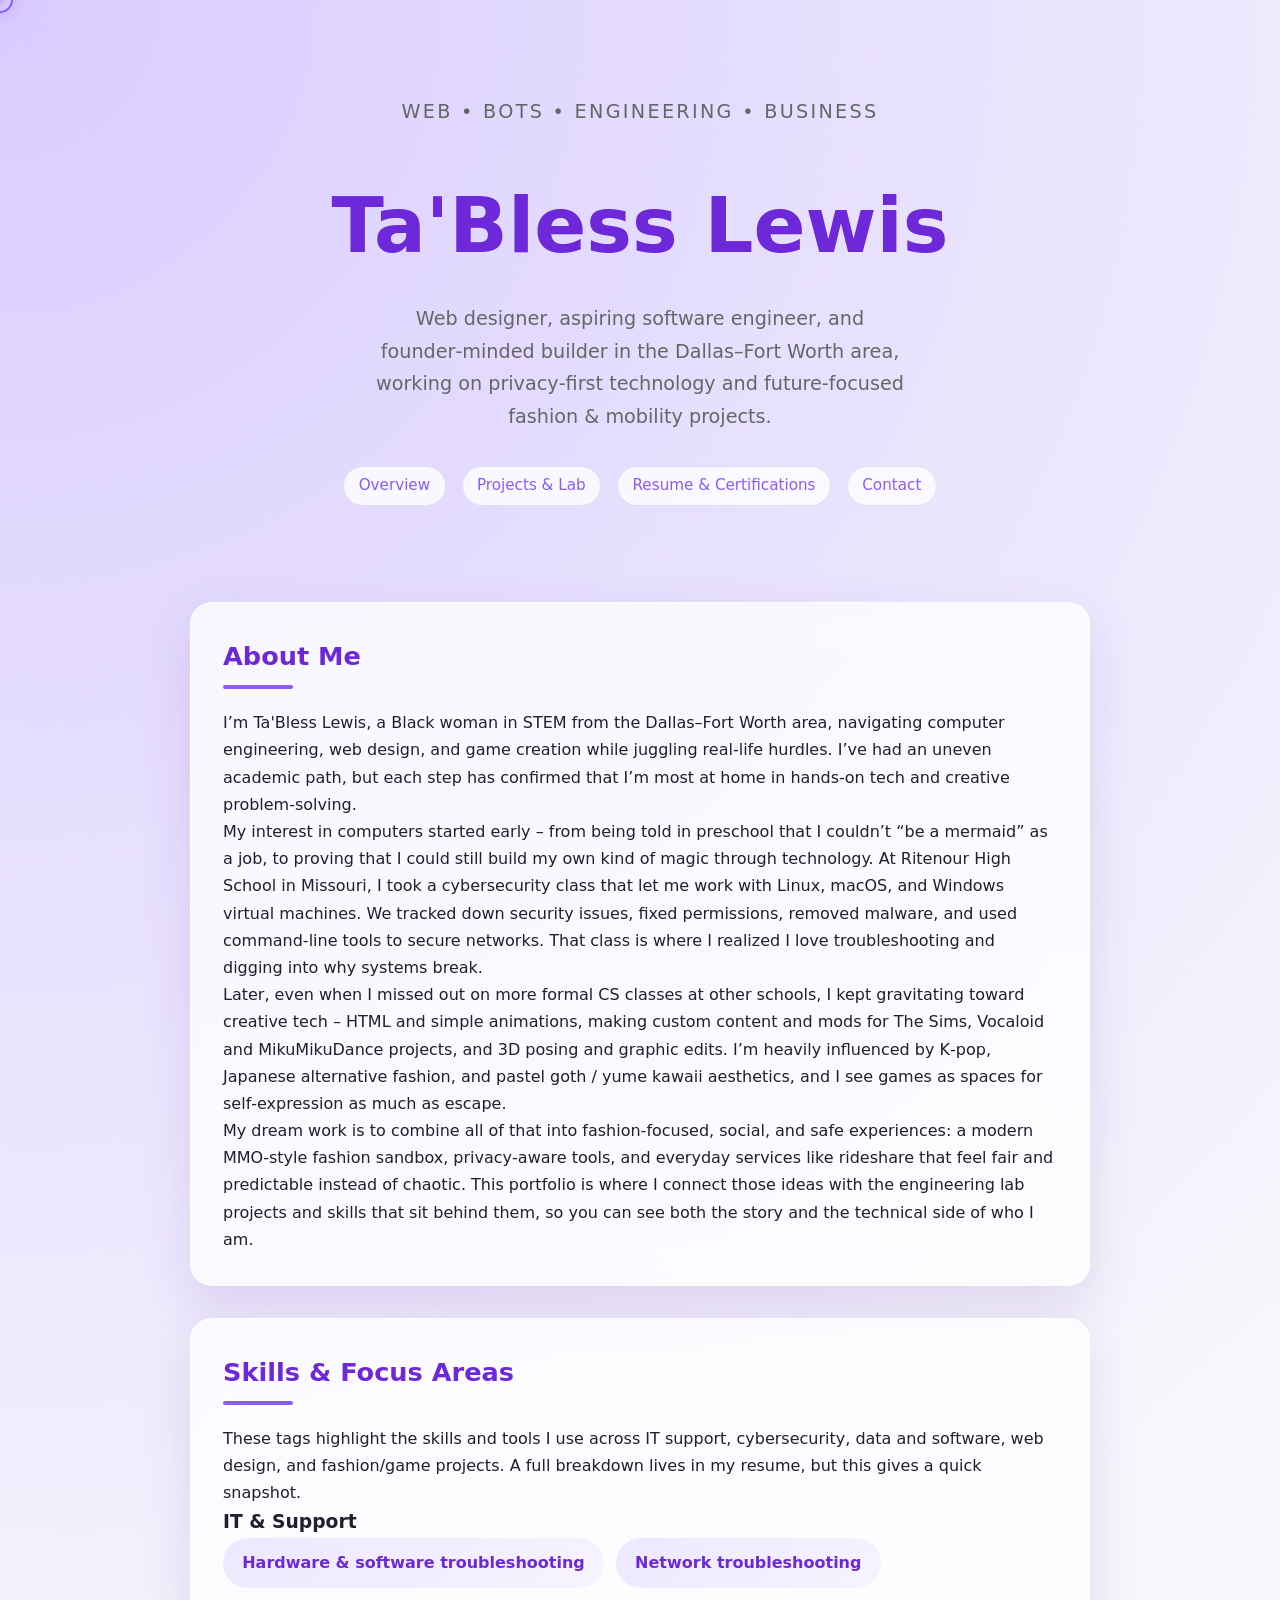
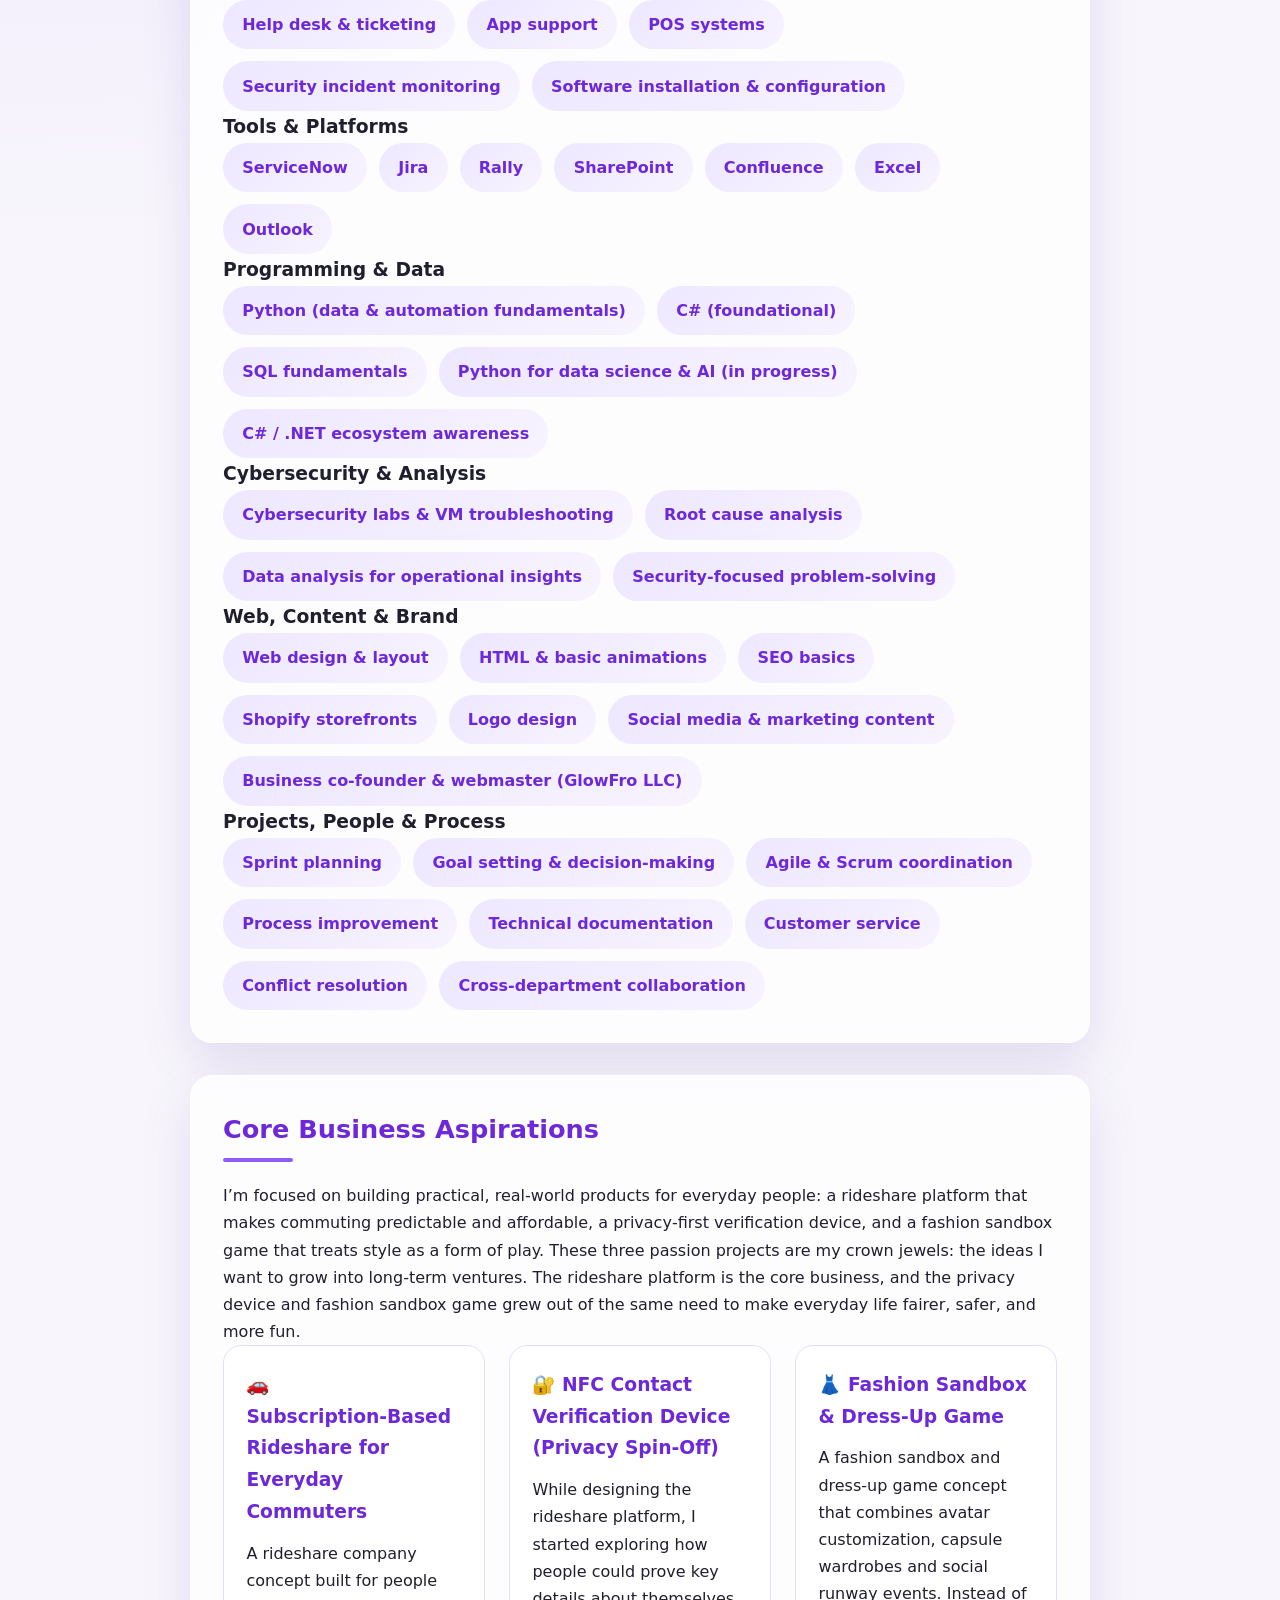
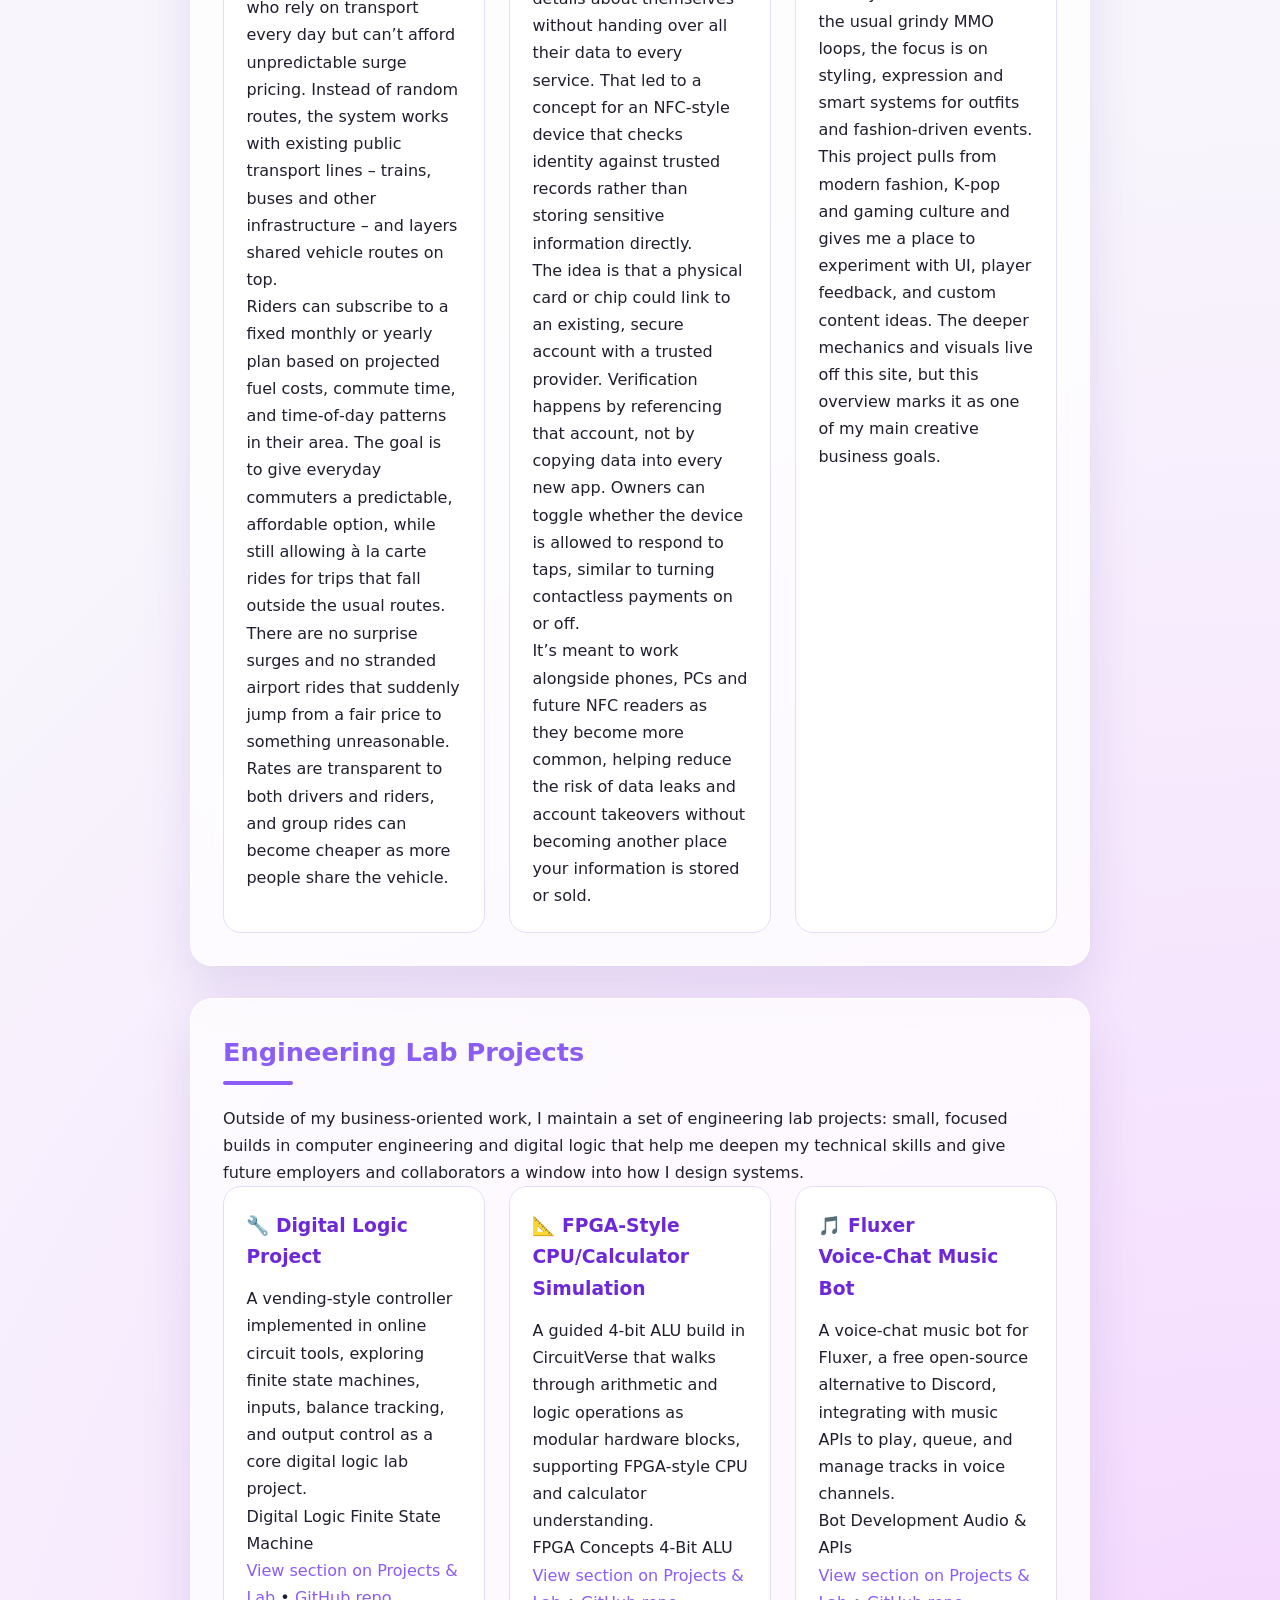
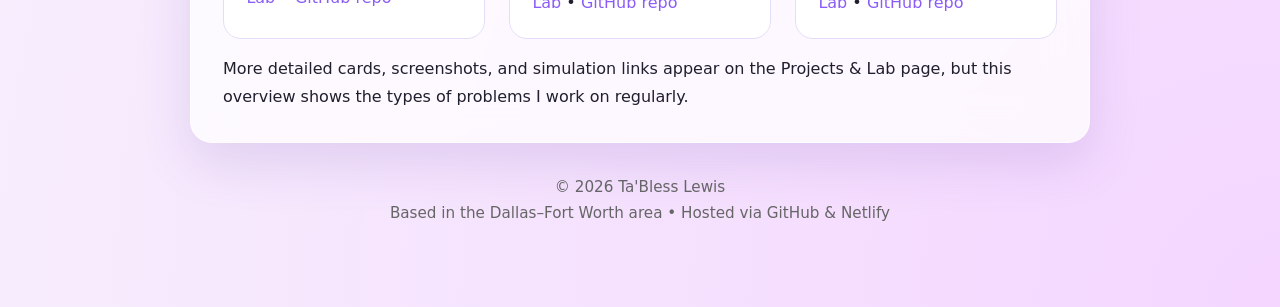
<file: index.html>
<!DOCTYPE html>
<html lang="en">
<head>
  <meta charset="UTF-8">
  <title>Ta'Bless Lewis | Overview</title>
  <meta name="viewport" content="width=device-width, initial-scale=1.0">

  <!-- Font: you can swap this later for something less "template" -->
  <link rel="stylesheet" href="style.css">
  <script src="cursor.js"></script>
</head>
<body>
<div id="magic-cursor"></div>
  <!-- HERO / NAV -->
  <header class="hero">
    <div class="hero-content">
      <p class="eyebrow">WEB • BOTS • ENGINEERING • BUSINESS</p>

      <h1>Ta'Bless Lewis</h1>

      <p class="intro">
        Web designer, aspiring software engineer, and founder‑minded
        builder in the Dallas–Fort Worth area, working on privacy‑first
        technology and future‑focused fashion & mobility projects.
      </p>

      <nav class="nav">
        <a href="index.html">Overview</a>
        <a href="projects.html">Projects & Lab</a>
        <a href="resume.html">Resume & Certifications</a>
        <a href="contact.html">Contact</a>
      </nav>
    </div>
  </header>

  <main>
  <!-- ABOUT ME STORY -->
    <section id="about" class="card">
  <h2>About Me</h2>

  <p>
    I’m Ta'Bless Lewis, a Black woman in STEM from the Dallas–Fort Worth area,
    navigating computer engineering, web design, and game creation while
    juggling real‑life hurdles. I’ve had an uneven academic path, but each
    step has confirmed that I’m most at home in hands‑on tech and creative
    problem‑solving.
  </p>

  <p>
    My interest in computers started early – from being told in preschool
    that I couldn’t “be a mermaid” as a job, to proving that I could still
    build my own kind of magic through technology. At Ritenour High School
    in Missouri, I took a cybersecurity class that let me work with Linux,
    macOS, and Windows virtual machines. We tracked down security issues,
    fixed permissions, removed malware, and used command‑line tools to secure
    networks. That class is where I realized I love troubleshooting and
    digging into why systems break.
  </p>

  <p>
    Later, even when I missed out on more formal CS classes at other schools,
    I kept gravitating toward creative tech – HTML and simple animations,
    making custom content and mods for The Sims, Vocaloid and MikuMikuDance
    projects, and 3D posing and graphic edits. I’m heavily influenced by
    K‑pop, Japanese alternative fashion, and pastel goth / yume kawaii
    aesthetics, and I see games as spaces for self‑expression as much as
    escape.
  </p>

  <p>
    My dream work is to combine all of that into fashion‑focused, social,
    and safe experiences: a modern MMO‑style fashion sandbox, privacy‑aware
    tools, and everyday services like rideshare that feel fair and
    predictable instead of chaotic. This portfolio is where I connect those
    ideas with the engineering lab projects and skills that sit behind them,
    so you can see both the story and the technical side of who I am.
  </p>

  </div>
</section>
  <!-- SKILLS-->
   <section id="skills-overview" class="card">
  <h2>Skills & Focus Areas</h2>
  <p>
    These tags highlight the skills and tools I use across IT support,
    cybersecurity, data and software, web design, and fashion/game projects.
    A full breakdown lives in my resume, but this gives a quick snapshot.
  </p>

  <div class="skills-groups">

    <!-- IT & Support -->
    <h3>IT & Support</h3>
    <ul class="skills-list">
      <li>Hardware & software troubleshooting</li>
      <li>Network troubleshooting</li>
      <li>Help desk & ticketing</li>
      <li>App support</li>
      <li>POS systems</li>
      <li>Security incident monitoring</li>
      <li>Software installation & configuration</li>
    </ul>

    <!-- Tools & Platforms -->
    <h3>Tools & Platforms</h3>
    <ul class="skills-list">
      <li>ServiceNow</li>
      <li>Jira</li>
      <li>Rally</li>
      <li>SharePoint</li>
      <li>Confluence</li>
      <li>Excel</li>
      <li>Outlook</li>
    </ul>

    <!-- Programming & Data -->
    <h3>Programming & Data</h3>
    <ul class="skills-list">
      <li>Python (data & automation fundamentals)</li>
      <li>C# (foundational)</li>
      <li>SQL fundamentals</li>
      <li>Python for data science & AI (in progress)</li>
      <li>C# / .NET ecosystem awareness</li>
    </ul>

    <!-- Cybersecurity & Analysis -->
    <h3>Cybersecurity & Analysis</h3>
    <ul class="skills-list">
      <li>Cybersecurity labs & VM troubleshooting</li>
      <li>Root cause analysis</li>
      <li>Data analysis for operational insights</li>
      <li>Security‑focused problem‑solving</li>
    </ul>

    <!-- Web, Content & Brand -->
    <h3>Web, Content & Brand</h3>
    <ul class="skills-list">
      <li>Web design & layout</li>
      <li>HTML & basic animations</li>
      <li>SEO basics</li>
      <li>Shopify storefronts</li>
      <li>Logo design</li>
      <li>Social media & marketing content</li>
      <li>Business co‑founder & webmaster (GlowFro LLC)</li>
    </ul>

    <!-- Projects, People & Process -->
    <h3>Projects, People & Process</h3>
    <ul class="skills-list">
      <li>Sprint planning</li>
      <li>Goal setting & decision‑making</li>
      <li>Agile & Scrum coordination</li>
      <li>Process improvement</li>
      <li>Technical documentation</li>
      <li>Customer service</li>
      <li>Conflict resolution</li>
      <li>Cross‑department collaboration</li>
    </ul>
  </div>
</section>

    <!-- BUSINESS ASPIRATION / STORY -->
     
    <section id="ventures" class="card">
  <h2>Core Business Aspirations</h2>
  <p>
    I’m focused on building practical, real‑world products for everyday people: a rideshare platform that makes commuting predictable and affordable, a privacy‑first verification device, and a fashion sandbox game that treats style as a form of play.
    These three passion projects are my crown jewels: the ideas I want
    to grow into long‑term ventures. The rideshare platform is the core
    business, and the privacy device and fashion sandbox game grew out
    of the same need to make everyday life fairer, safer, and more fun.
  </p>

  <div class="project-grid">
    <!-- Rideshare platform -->
    <article class="project">
      <h3>🚗 Subscription‑Based Rideshare for Everyday Commuters</h3>
      <p>
        A rideshare company concept built for people who rely on transport
        every day but can’t afford unpredictable surge pricing. Instead of
        random routes, the system works with existing public transport lines
        – trains, buses and other infrastructure – and layers shared vehicle
        routes on top.
      </p>
      <p>
        Riders can subscribe to a fixed monthly or yearly plan based on
        projected fuel costs, commute time, and time‑of‑day patterns in their
        area. The goal is to give everyday commuters a predictable, affordable
        option, while still allowing à la carte rides for trips that fall
        outside the usual routes.
      </p>
      <p>
        There are no surprise surges and no stranded airport rides that
        suddenly jump from a fair price to something unreasonable. Rates are
        transparent to both drivers and riders, and group rides can become
        cheaper as more people share the vehicle.
      </p>
    </article>

    <!-- Privacy / NFC contact verification device (spin‑off from rideshare) -->
    <article class="project">
      <h3>🔐 NFC Contact Verification Device (Privacy Spin‑Off)</h3>
      <p>
        While designing the rideshare platform, I started exploring how
        people could prove key details about themselves without handing
        over all their data to every service. That led to a concept for
        an NFC‑style device that checks identity against trusted records
        rather than storing sensitive information directly.
      </p>
      <p>
        The idea is that a physical card or chip could link to an existing,
        secure account with a trusted provider. Verification happens by
        referencing that account, not by copying data into every new app.
        Owners can toggle whether the device is allowed to respond to taps,
        similar to turning contactless payments on or off.
      </p>
      <p>
        It’s meant to work alongside phones, PCs and future NFC readers
        as they become more common, helping reduce the risk of data
        leaks and account takeovers without becoming another place your
        information is stored or sold.
      </p>
    </article>

    <!-- Dress‑up / fashion sandbox game -->
    <article class="project">
      <h3>👗 Fashion Sandbox & Dress‑Up Game</h3>
      <p>
        A fashion sandbox and dress‑up game concept that combines
        avatar customization, capsule wardrobes and social runway
        events. Instead of the usual grindy MMO loops, the focus is
        on styling, expression and smart systems for outfits and
        fashion‑driven events.
      </p>
      <p>
        This project pulls from modern fashion, K‑pop and gaming culture
        and gives me a place to experiment with UI, player feedback,
        and custom content ideas. The deeper mechanics and visuals
        live off this site, but this overview marks it as one of my
        main creative business goals.
      </p>
    </article>
  </div>
</section>

    <!-- ENGINEERING LAB OVERVIEW (non‑business projects) -->
    <section id="lab-overview" class="card">
      <h2><a href="projects.html">Engineering Lab Projects</a></h2>
      <p>
        Outside of my business‑oriented work, I maintain a set of engineering
        lab projects: small, focused builds in computer engineering and
        digital logic that help me deepen my technical skills and give future
        employers and collaborators a window into how I design systems.
      </p>
      <div class="project-grid">
        <!-- Digital Logic Project -->
        <article class="project">
          <h3>🔧 Digital Logic Project</h3>
          <p>
            A vending‑style controller implemented in online circuit tools,
            exploring finite state machines, inputs, balance tracking, and
            output control as a core digital logic lab project.
          </p>
          <span class="tag">Digital Logic</span>
          <span class="tag">Finite State Machine</span>
          <p>
            <a href="projects.html#digital-logic-project">View section on Projects & Lab</a> •
            <a href="https://github.com/ToniLewis/SmartVend-4-controller" target="_blank">GitHub repo</a>
          </p>
        </article>

        <!-- FPGA-Style CPU/Calculator Simulation -->
        <article class="project">
          <h3>📐 FPGA‑Style CPU/Calculator Simulation</h3>
          <p>
            A guided 4‑bit ALU build in CircuitVerse that walks through
            arithmetic and logic operations as modular hardware blocks,
            supporting FPGA‑style CPU and calculator understanding.
          </p>
          <span class="tag">FPGA Concepts</span>
          <span class="tag">4‑Bit ALU</span>
          <p>
            <a href="projects.html#fpga-style-cpu-calculator-simulation">View section on Projects & Lab</a> •
            <a href="https://github.com/ToniLewis/Interactive-alu-guide" target="_blank">GitHub repo</a>
          </p>
        </article>

        <!-- Fluxer Voice-Chat Music Bot -->
        <article class="project">
          <h3>🎵 Fluxer Voice‑Chat Music Bot</h3>
          <p>
            A voice‑chat music bot for Fluxer, a free open‑source alternative
            to Discord, integrating with music APIs to play, queue, and manage
            tracks in voice channels.
          </p>
          <span class="tag">Bot Development</span>
          <span class="tag">Audio & APIs</span>
          <p>
            <a href="projects.html#web-brand-projects">View section on Projects & Lab</a> •
            <a href="https://github.com/ToniLewis/melodybot" target="_blank">GitHub repo</a>
          </p>
        </article>
      </div>
      <p style="margin-top:1rem;">
        More detailed cards, screenshots, and simulation links appear
        on the Projects & Lab page, but this overview shows the types of
        problems I work on regularly.
      </p>
    </section>

  <footer>
    <p>© 2026 Ta'Bless Lewis</p>
    <p>Based in the Dallas–Fort Worth area • Hosted via GitHub & Netlify</p>
  </footer>
<script src="cursor.js"></script>
</body>
</html>
</file>
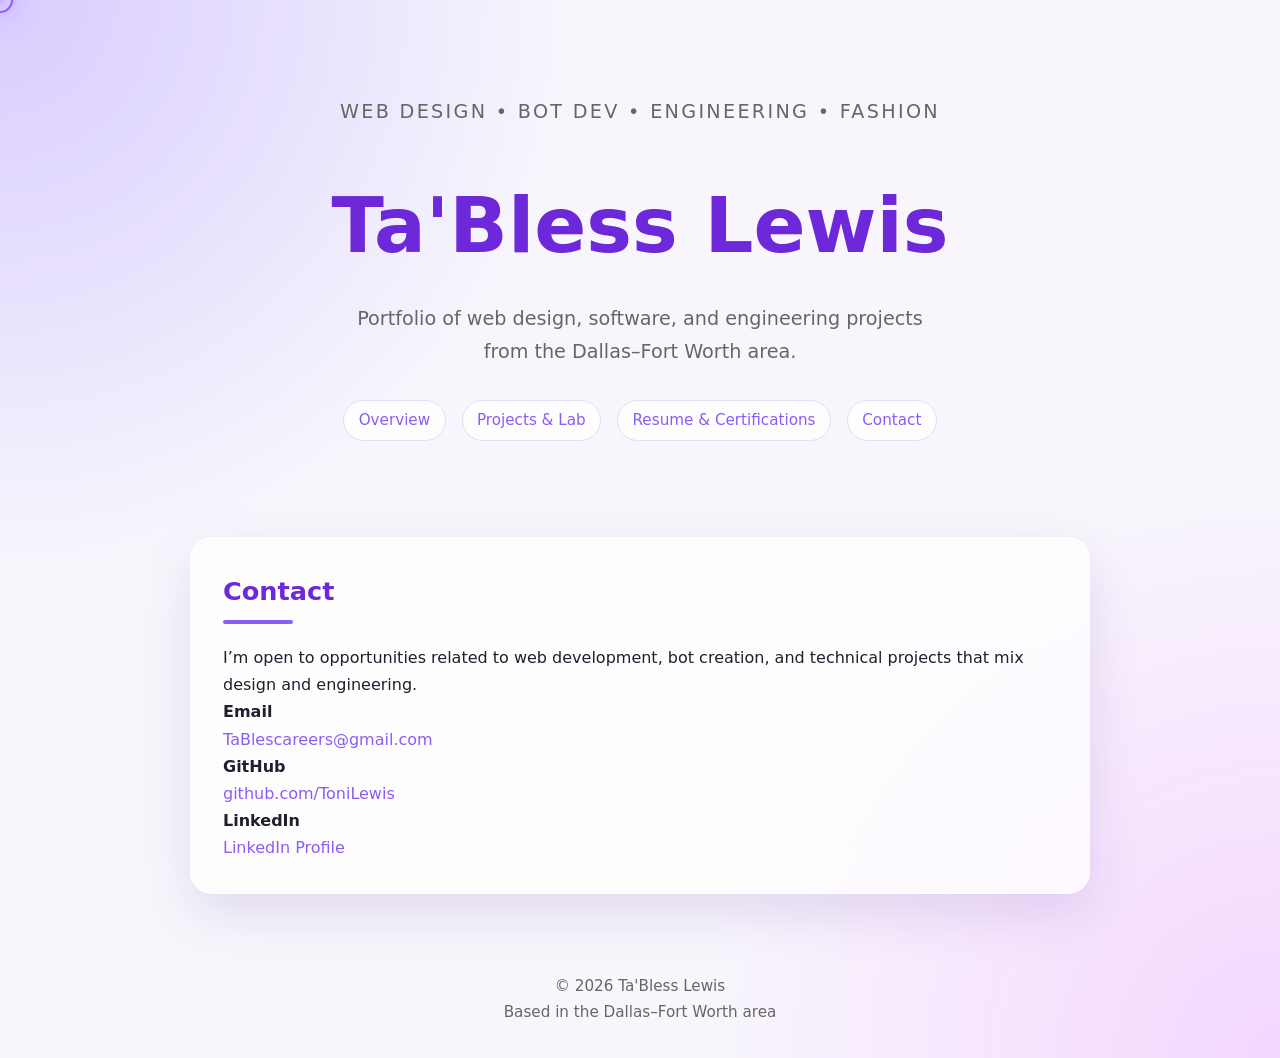
<file: contact.html>
<!DOCTYPE html>
<html lang="en">
<head>
  <meta charset="UTF-8">
  <title>Ta'Bless Lewis | Contact</title>
  <meta name="viewport" content="width=device-width, initial-scale=1.0">
  <link rel="stylesheet" href="style.css">
  <script src="cursor.js"></script>
</head>
<body>
<div id="magic-cursor"></div>
<header class="hero">
  <div class="hero-content">
    <p class="eyebrow">WEB DESIGN • BOT DEV • ENGINEERING • FASHION</p>
    <h1>Ta'Bless Lewis</h1>
    <p class="intro">
      Portfolio of web design, software, and engineering projects
      from the Dallas–Fort Worth area.
    </p>

    <nav class="nav">
      <a href="index.html">Overview</a>
      <a href="projects.html">Projects & Lab</a>
      <a href="resume.html">Resume & Certifications</a>
      <a href="contact.html">Contact</a>
    </nav>
  </div>
</header>

<main>
  <section id="contact" class="card">
    <h2>Contact</h2>
    <p>
      I’m open to opportunities related to web development, bot creation,
      and technical projects that mix design and engineering.
    </p>

    <div class="contact-grid">
      <div>
        <strong>Email</strong>
        <p><a href="mailto:TaBlescareers@gmail.com">TaBlescareers@gmail.com</a></p>
      </div>
      <div>
        <strong>GitHub</strong>
        <p><a href="https://github.com/ToniLewis" target="_blank">github.com/ToniLewis</a></p>
      </div>
      <div>
        <strong>LinkedIn</strong>
        <p><a href="https://www.linkedin.com/in/ta-bless-l-a13783273/" target="_blank">
          LinkedIn Profile
        </a></p>
      </div>
    </div>
  </section>
</main>

<footer>
  <p>© 2026 Ta'Bless Lewis</p>
  <p>Based in the Dallas–Fort Worth area</p>
</footer>
<script src="cursor.js"></script>
</body>
</html>
</file>
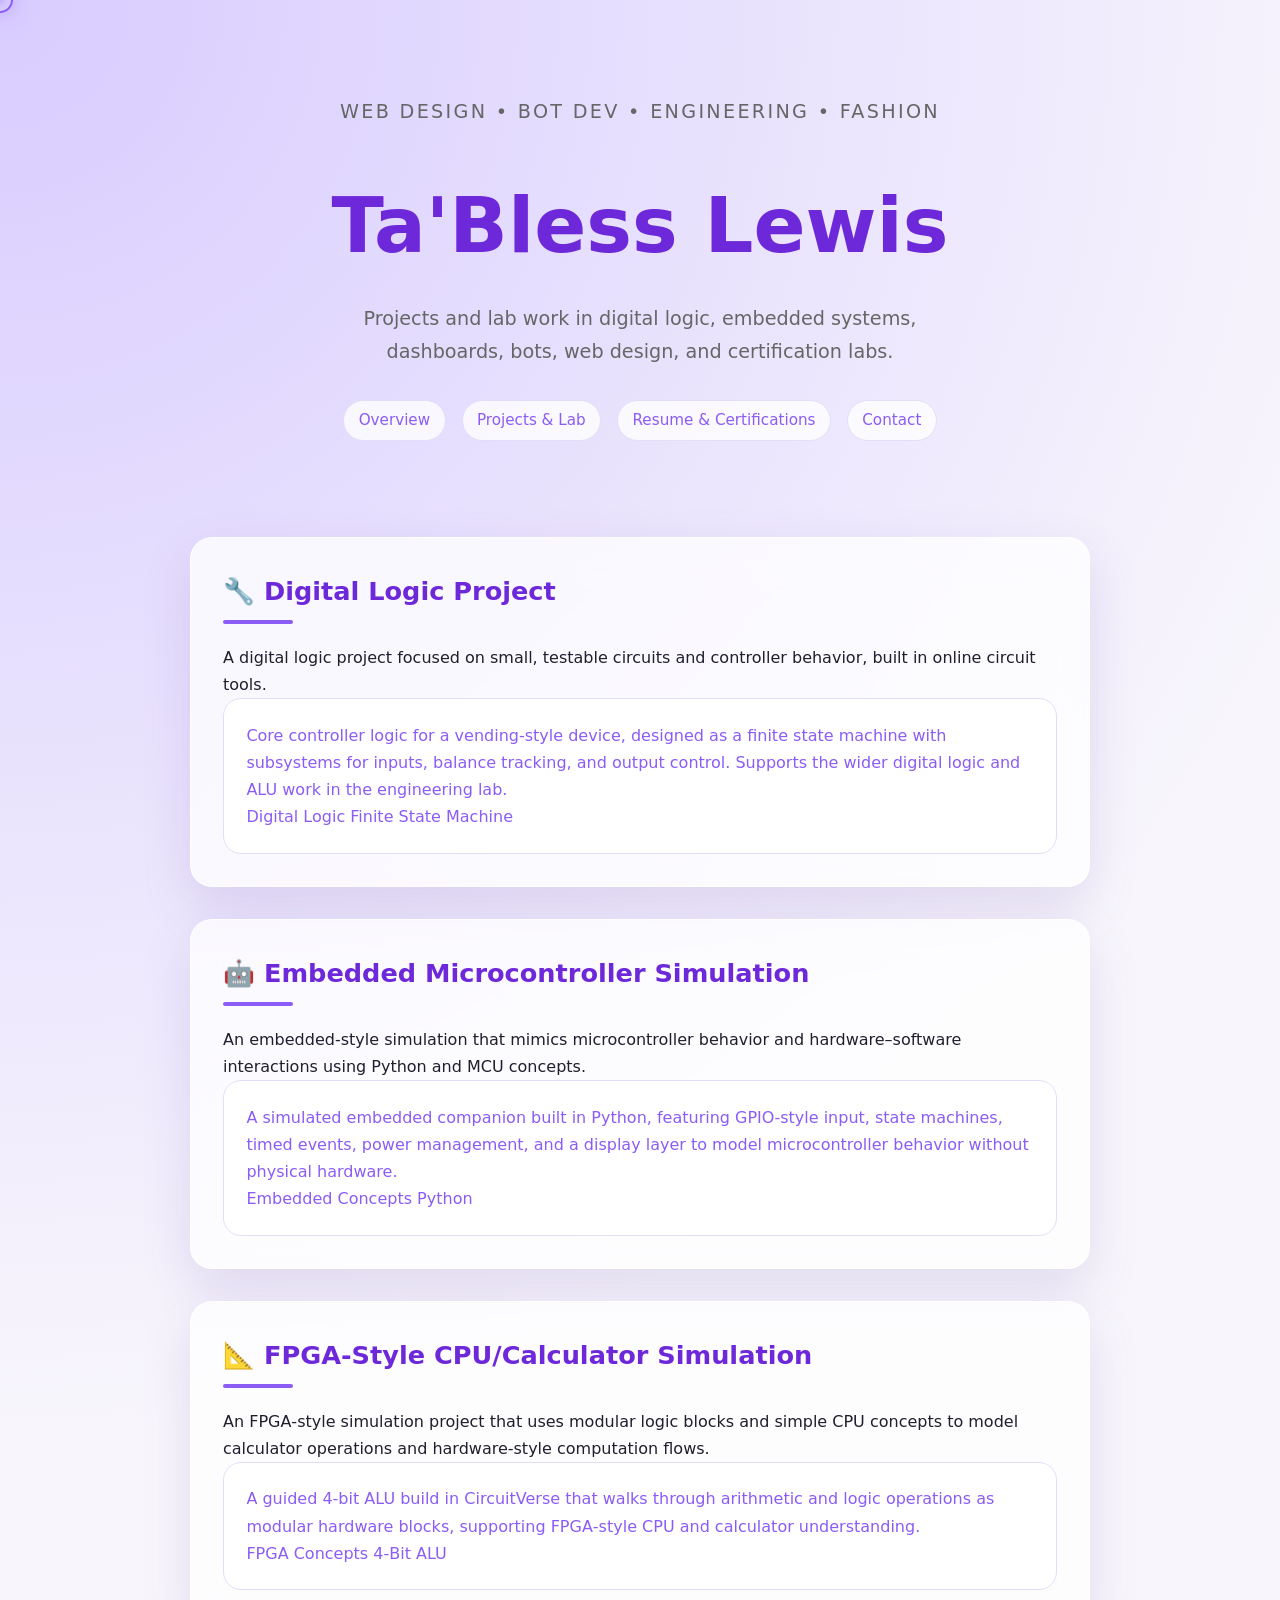
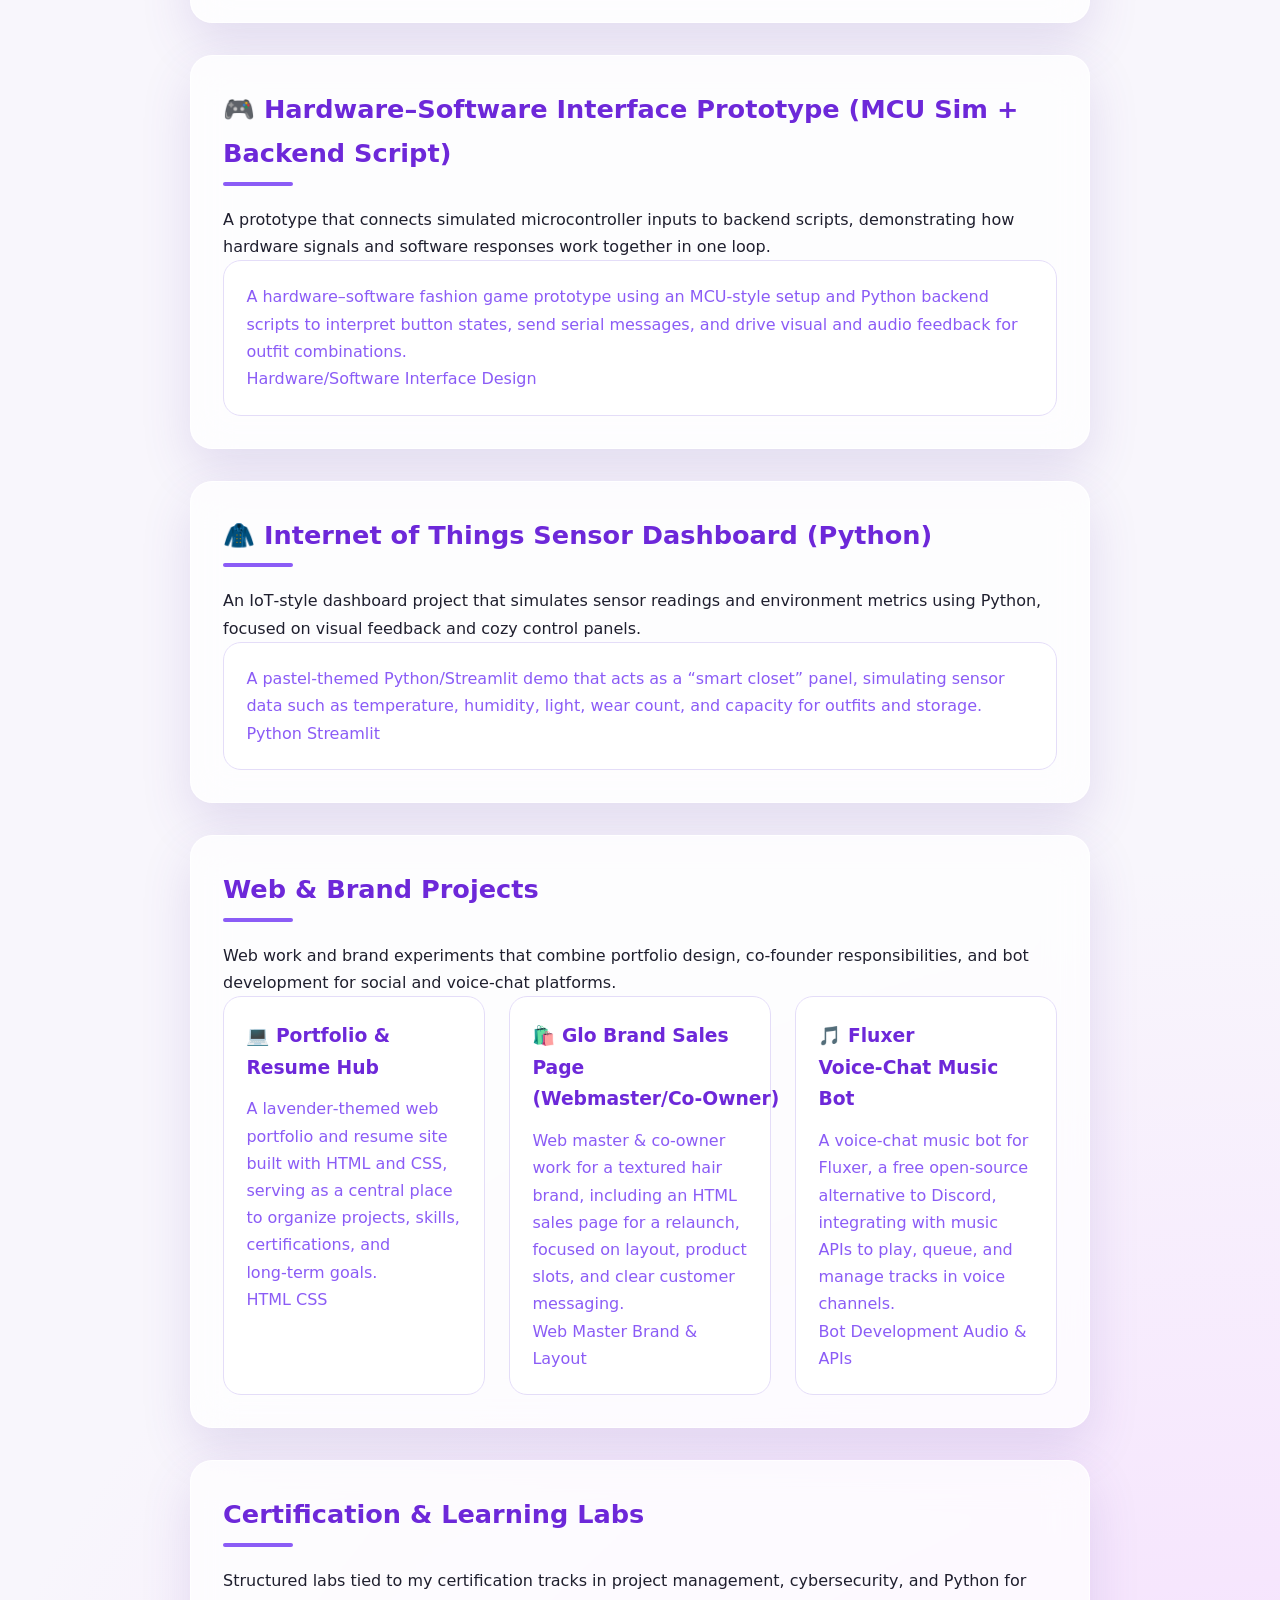
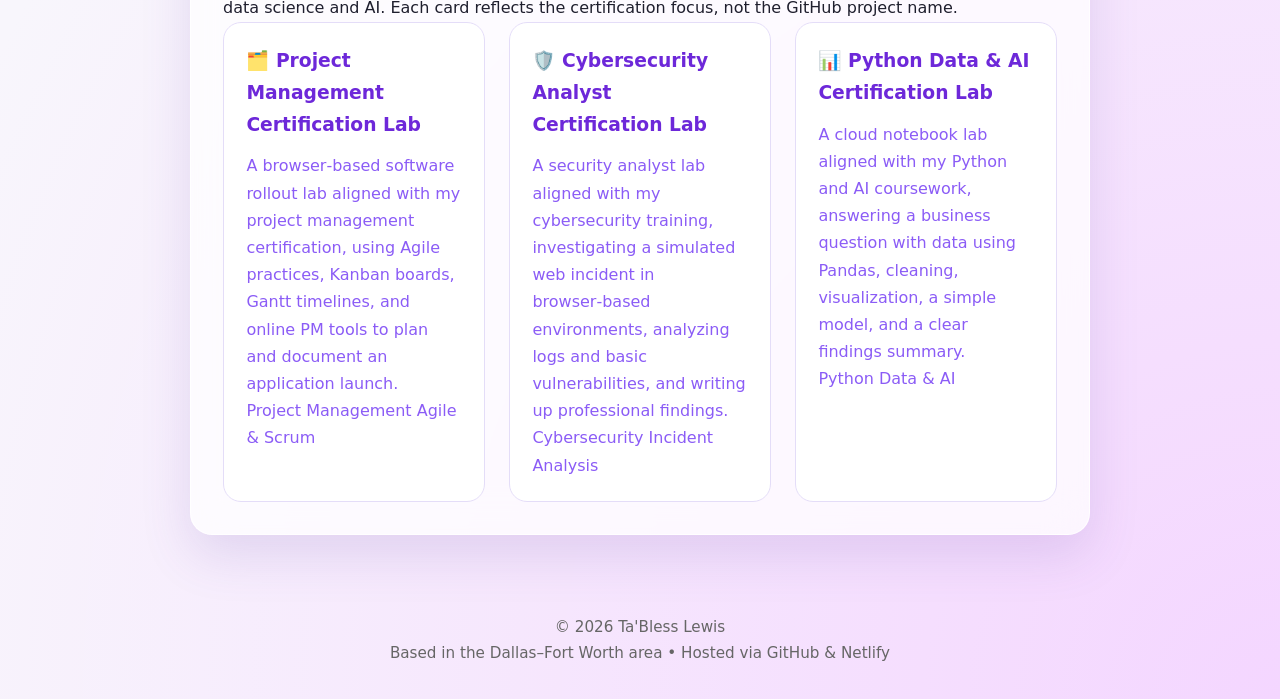
<file: projects.html>
<!DOCTYPE html>
<html lang="en">
<head>
  <meta charset="UTF-8">
  <title>Ta'Bless Lewis | Projects & Lab</title>
  <meta name="viewport" content="width=device-width, initial-scale=1.0">
  <link rel="stylesheet" href="style.css">
  <script src="cursor.js"></script>
</head>
<body>
  <div id="magic-cursor"></div>

  <header class="hero">
    <div class="hero-content">
      <p class="eyebrow">WEB DESIGN • BOT DEV • ENGINEERING • FASHION</p>
      <h1>Ta'Bless Lewis</h1>
      <p class="intro">
        Projects and lab work in digital logic, embedded systems,
        dashboards, bots, web design, and certification labs.
      </p>

      <nav class="nav">
        <a href="index.html">Overview</a>
        <a href="projects.html">Projects & Lab</a>
        <a href="resume.html">Resume & Certifications</a>
        <a href="contact.html">Contact</a>
      </nav>
    </div>
  </header>

  <main>

    <!-- Digital Logic Project -->
    <section class="card" id="digital-logic-project">
      <h2>🔧 Digital Logic Project</h2>
      <p>
        A digital logic project focused on small, testable circuits
        and controller behavior, built in online circuit tools.
      </p>

      <div class="project-grid">
        <article class="project">
          <a href="https://github.com/ToniLewis/SmartVend-4-controller"
             target="_blank" class="project-link">
            <p>
              Core controller logic for a vending‑style device, designed
              as a finite state machine with subsystems for inputs,
              balance tracking, and output control. Supports the wider
              digital logic and ALU work in the engineering lab.
            </p>
            <span class="tag">Digital Logic</span>
            <span class="tag">Finite State Machine</span>
          </a>
        </article>
      </div>
    </section>

    <!-- Embedded Microcontroller Simulation -->
    <section class="card" id="embedded-microcontroller-simulation">
      <h2>🤖 Embedded Microcontroller Simulation</h2>
      <p>
        An embedded‑style simulation that mimics microcontroller
        behavior and hardware–software interactions using Python
        and MCU concepts.
      </p>

      <div class="project-grid">
        <article class="project">
          <a href="https://github.com/ToniLewis/Embedded-Pixel-Pet-"
             target="_blank" class="project-link">
            <p>
              A simulated embedded companion built in Python, featuring
              GPIO‑style input, state machines, timed events, power
              management, and a display layer to model microcontroller
              behavior without physical hardware.
            </p>
            <span class="tag">Embedded Concepts</span>
            <span class="tag">Python</span>
          </a>
        </article>
      </div>
    </section>

    <!-- FPGA-Style CPU/Calculator Simulation -->
    <section class="card" id="fpga-style-cpu-calculator-simulation">
      <h2>📐 FPGA‑Style CPU/Calculator Simulation</h2>
      <p>
        An FPGA‑style simulation project that uses modular logic blocks
        and simple CPU concepts to model calculator operations and
        hardware‑style computation flows.
      </p>

      <div class="project-grid">
        <article class="project">
          <a href="https://github.com/ToniLewis/Interactive-alu-guide"
             target="_blank" class="project-link">
            <p>
              A guided 4‑bit ALU build in CircuitVerse that walks through
              arithmetic and logic operations as modular hardware blocks,
              supporting FPGA‑style CPU and calculator understanding.
            </p>
            <span class="tag">FPGA Concepts</span>
            <span class="tag">4‑Bit ALU</span>
          </a>
        </article>
      </div>
    </section>

    <!-- Hardware–Software Interface Prototype (MCU Sim + Backend Script) -->
    <section class="card" id="hardware-software-interface-prototype">
      <h2>🎮 Hardware–Software Interface Prototype (MCU Sim + Backend Script)</h2>
      <p>
        A prototype that connects simulated microcontroller inputs to
        backend scripts, demonstrating how hardware signals and
        software responses work together in one loop.
      </p>

      <div class="project-grid">
        <article class="project">
          <a href="https://github.com/ToniLewis/MCU-FashionFame-game"
             target="_blank" class="project-link">
            <p>
              A hardware–software fashion game prototype using an MCU‑style
              setup and Python backend scripts to interpret button states,
              send serial messages, and drive visual and audio feedback
              for outfit combinations.
            </p>
            <span class="tag">Hardware/Software</span>
            <span class="tag">Interface Design</span>
          </a>
        </article>
      </div>
    </section>

    <!-- Internet of Things Sensor Dashboard (Python) -->
    <section class="card" id="iot-sensor-dashboard">
      <h2>🧥 Internet of Things Sensor Dashboard (Python)</h2>
      <p>
        An IoT‑style dashboard project that simulates sensor readings
        and environment metrics using Python, focused on visual feedback
        and cozy control panels.
      </p>

      <div class="project-grid">
        <article class="project">
          <a href="https://github.com/ToniLewis/IoT-Smart-Closet-Dashboard-"
             target="_blank" class="project-link">
            <p>
              A pastel‑themed Python/Streamlit demo that acts as a
              “smart closet” panel, simulating sensor data such as
              temperature, humidity, light, wear count, and capacity
              for outfits and storage.
            </p>
            <span class="tag">Python</span>
            <span class="tag">Streamlit</span>
          </a>
        </article>
      </div>
    </section>

    <!-- Web & Brand Projects -->
    <section class="card" id="web-brand-projects">
      <h2>Web & Brand Projects</h2>
      <p>
        Web work and brand experiments that combine portfolio design,
        co‑founder responsibilities, and bot development for social and
        voice‑chat platforms.
      </p>

      <div class="project-grid">

        <article class="project">
          <a href="https://github.com/ToniLewis/tabless-portfolio"
             target="_blank" class="project-link">
            <h3>💻 Portfolio & Resume Hub</h3>
            <p>
              A lavender‑themed web portfolio and resume site built with
              HTML and CSS, serving as a central place to organize
              projects, skills, certifications, and long‑term goals.
            </p>
            <span class="tag">HTML</span>
            <span class="tag">CSS</span>
          </a>
        </article>

        <article class="project">
          <a href="https://github.com/ToniLewis/momssite"
             target="_blank" class="project-link">
            <h3>🛍️ Glo Brand Sales Page (Webmaster/Co‑Owner)</h3>
            <p>
              Web master & co‑owner work for a textured hair brand,
              including an HTML sales page for a relaunch, focused on
              layout, product slots, and clear customer messaging.
            </p>
            <span class="tag">Web Master</span>
            <span class="tag">Brand & Layout</span>
          </a>
        </article>

        <article class="project">
          <a href="https://github.com/ToniLewis/melodybot"
             target="_blank" class="project-link">
            <h3>🎵 Fluxer Voice‑Chat Music Bot</h3>
            <p>
              A voice‑chat music bot for Fluxer, a free open‑source
              alternative to Discord, integrating with music APIs to
              play, queue, and manage tracks in voice channels.
            </p>
            <span class="tag">Bot Development</span>
            <span class="tag">Audio & APIs</span>
          </a>
        </article>

      </div>
    </section>

    <!-- Certification & Learning Labs -->
    <section class="card" id="certification-learning-labs">
      <h2>Certification & Learning Labs</h2>
      <p>
        Structured labs tied to my certification tracks in project
        management, cybersecurity, and Python for data science and AI.
        Each card reflects the certification focus, not the GitHub
        project name.
      </p>

      <div class="project-grid">

        <article class="project">
          <a href="https://github.com/ToniLewis/pm-software-rollout-lab"
             target="_blank" class="project-link">
            <h3>🗂️ Project Management Certification Lab</h3>
            <p>
              A browser‑based software rollout lab aligned with my
              project management certification, using Agile practices,
              Kanban boards, Gantt timelines, and online PM tools to
              plan and document an application launch.
            </p>
            <span class="tag">Project Management</span>
            <span class="tag">Agile & Scrum</span>
          </a>
        </article>

        <article class="project">
          <a href="https://github.com/ToniLewis/security-analyst-incident-lab"
             target="_blank" class="project-link">
            <h3>🛡️ Cybersecurity Analyst Certification Lab</h3>
            <p>
              A security analyst lab aligned with my cybersecurity
              training, investigating a simulated web incident in
              browser‑based environments, analyzing logs and basic
              vulnerabilities, and writing up professional findings.
            </p>
            <span class="tag">Cybersecurity</span>
            <span class="tag">Incident Analysis</span>
          </a>
        </article>

        <article class="project">
          <a href="https://github.com/ToniLewis/junior-data-analyst-cloud-lab"
             target="_blank" class="project-link">
            <h3>📊 Python Data & AI Certification Lab</h3>
            <p>
              A cloud notebook lab aligned with my Python and AI
              coursework, answering a business question with data using
              Pandas, cleaning, visualization, a simple model, and a
              clear findings summary.
            </p>
            <span class="tag">Python</span>
            <span class="tag">Data & AI</span>
          </a>
        </article>

      </div>
    </section>

  </main>

  <footer>
    <p>© 2026 Ta'Bless Lewis</p>
    <p>Based in the Dallas–Fort Worth area • Hosted via GitHub & Netlify</p>
  </footer>
<script src="cursor.js"></script>
</body>
</html>
</file>
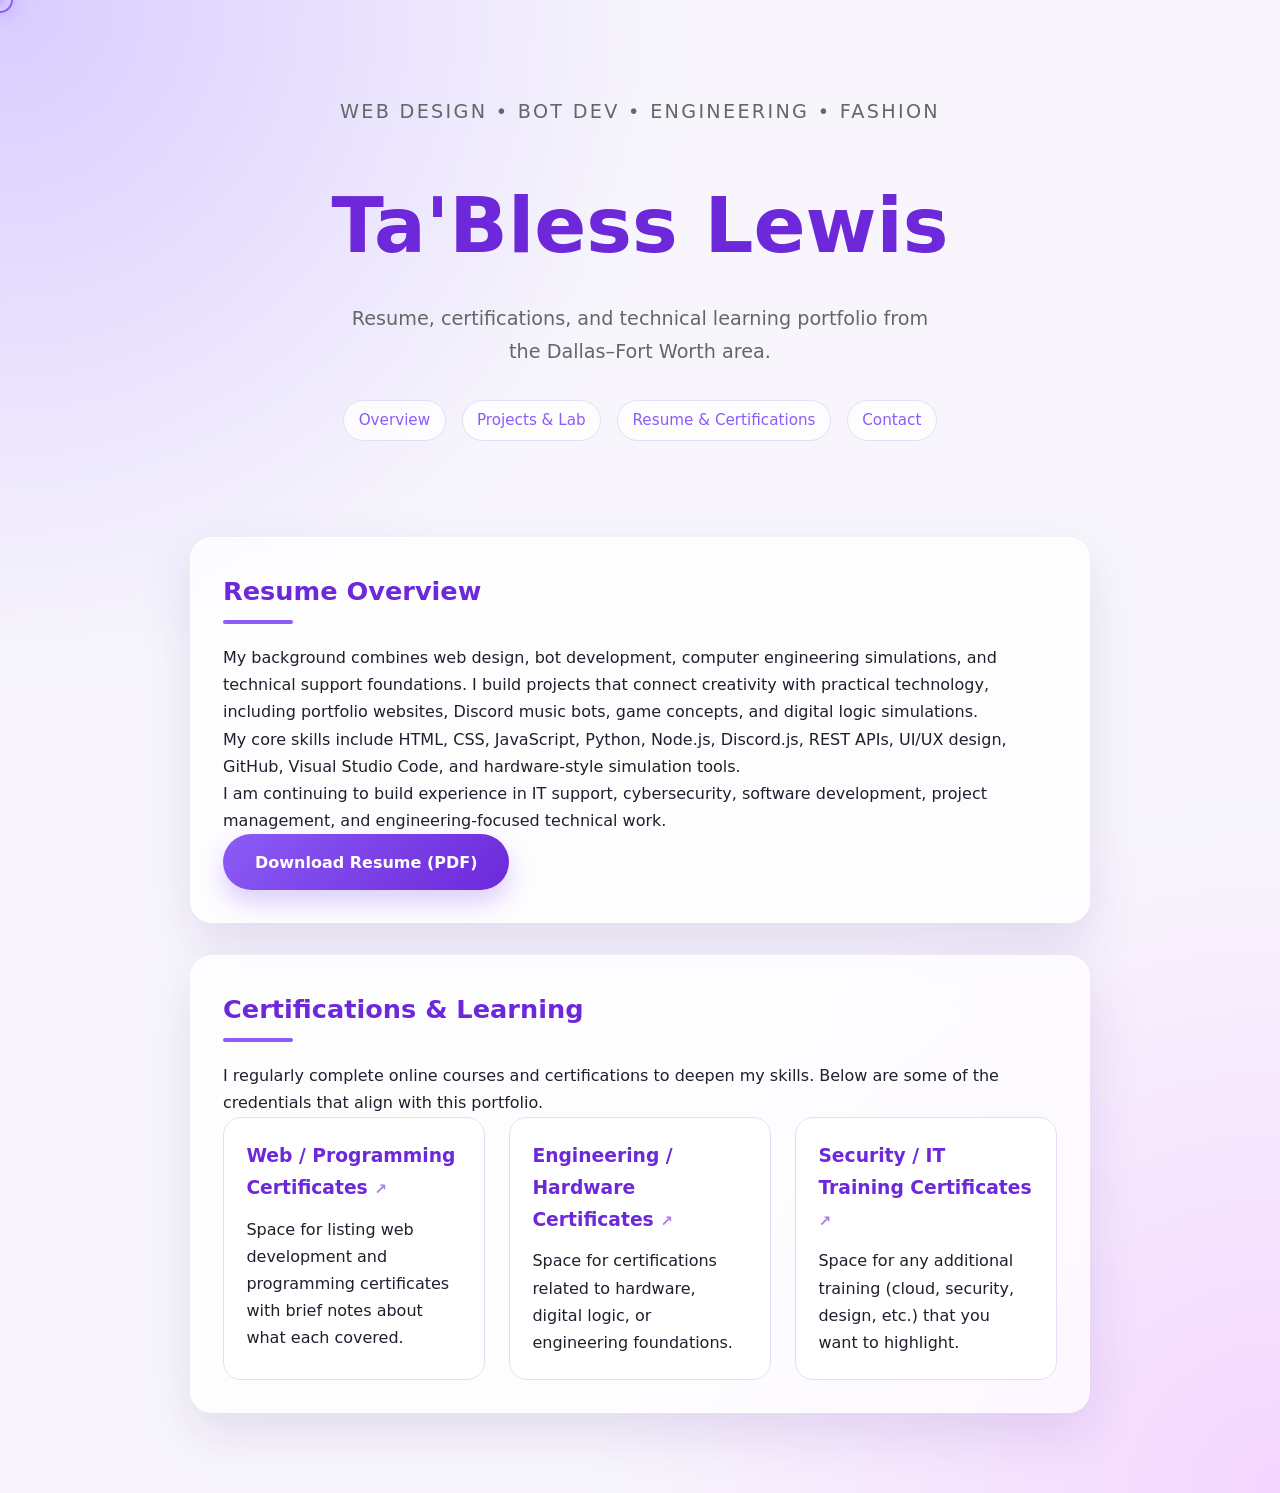
<file: resume.html>
<!DOCTYPE html>
<html lang="en">
<head>
  <meta charset="UTF-8">
  <meta
    name="viewport"
    content="width=device-width, initial-scale=1.0"
  >
  <meta
    name="description"
    content="Resume and certifications for Ta'Bless Lewis, an aspiring IT professional and software developer in the Dallas-Fort Worth area."
  >
  <title>Ta'Bless Lewis | Resume & Certifications</title>

  <link rel="stylesheet" href="style.css">
</head>

<body>
  <div id="magic-cursor"></div> 

  <header class="hero">
    <div class="hero-content">
      <p class="eyebrow">WEB DESIGN • BOT DEV • ENGINEERING • FASHION</p>

      <h1>Ta'Bless Lewis</h1>

      <p class="intro">
        Resume, certifications, and technical learning portfolio from the
        Dallas–Fort Worth area.
      </p>

      <nav class="nav" aria-label="Main navigation">
        <a href="index.html">Overview</a>
        <a href="projects.html">Projects & Lab</a>
        <a href="resume.html" aria-current="page">
          Resume & Certifications
        </a>
        <a href="contact.html">Contact</a>
      </nav>
    </div>
  </header>

  <main>
    <section class="card">
      <h2>Resume Overview</h2>

      <p>
        My background combines web design, bot development, computer
        engineering simulations, and technical support foundations. I build
        projects that connect creativity with practical technology, including
        portfolio websites, Discord music bots, game concepts, and digital
        logic simulations.
      </p>

      <p>
        My core skills include HTML, CSS, JavaScript, Python, Node.js,
        Discord.js, REST APIs, UI/UX design, GitHub, Visual Studio Code, and
        hardware-style simulation tools.
      </p>

      <p>
        I am continuing to build experience in IT support, cybersecurity,
        software development, project management, and engineering-focused
        technical work.
      </p>

      <a
        href="https://drive.google.com/drive/folders/18LmPeri4cEzLGO6j3Gwh0zVMMd3S0NbA?usp=sharing"
        class="btn"
        target="_blank"
        rel="noopener noreferrer"
      >
        Download Resume (PDF)
      </a>
    </section>

    <section class="card">
      <h2>Certifications & Learning</h2>

      <p>
        I regularly complete online courses and certifications to deepen my
        skills. Below are some of the credentials that align with this
        portfolio.
      </p>

      <div class="project-grid">
        <a
          href="https://drive.google.com/drive/folders/1iGFc7o-4jveFLWJzOsCpiE18hRuW-Rmb?usp=drive_link"
          class="project project-link"
          target="_blank"
          rel="noopener noreferrer"
          style="display: block; text-decoration: none; color: inherit;"
        >
          <h3>
            Web / Programming Certificates
            <span aria-hidden="true" style="font-size: 0.8em; opacity: 0.6;">↗</span>
          </h3>

          <p>
            Space for listing web development and programming certificates
            with brief notes about what each covered.
          </p>
        </a>

        <a
          href="https://drive.google.com/drive/folders/1hMTvQZJwZTejTOwh9V0PPZ9KJh78Jy1U?usp=drive_link"
          class="project project-link"
          target="_blank"
          rel="noopener noreferrer"
          style="display: block; text-decoration: none; color: inherit;"
        >
          <h3>
            Engineering / Hardware Certificates
            <span aria-hidden="true" style="font-size: 0.8em; opacity: 0.6;">↗</span>
          </h3>

          <p>
            Space for certifications related to hardware, digital logic, or
            engineering foundations.
          </p>
        </a>

        <a
          href="https://drive.google.com/drive/folders/1OCFtS-g0of7EsSEH3zVZzn0kPuC6TMIa?usp=drive_link"
          class="project project-link"
          target="_blank"
          rel="noopener noreferrer"
          style="display: block; text-decoration: none; color: inherit;"
        >
          <h3>
            Security / IT Training Certificates
            <span aria-hidden="true" style="font-size: 0.8em; opacity: 0.6;">↗</span>
          </h3>

          <p>
            Space for any additional training (cloud, security, design, etc.)
            that you want to highlight.
          </p>
        </a>
      </div>
    </section>
  </main>

  <script src="cursor.js"></script>
</body>
</html>
</file>
<file: style.css>
:root {
  --bg: #f8f6fc;
  --surface: rgba(255,255,255,.75);
  --primary: #8b5cf6;
  --secondary: #6d28d9;
  --text: #1f1f2e;
  --muted: #666;
  --border: #e4ddf8;
  --shadow: 0 20px 50px rgba(100,70,170,.15);
}

/* Reset */
* {
  margin: 0;
  padding: 0;
  box-sizing: border-box;
}

html {
  scroll-behavior: smooth;
}

body {
  font-family: system-ui, -apple-system, BlinkMacSystemFont, "Segoe UI", sans-serif;
  background:
    radial-gradient(circle at top left, #d8ccff 0%, transparent 35%),
    radial-gradient(circle at bottom right, #f4d6ff 0%, transparent 35%),
    var(--bg);
  color: var(--text);
  line-height: 1.7;
}

/* HERO */

.hero {
  text-align: center;
  padding: 6rem 1.5rem;
}

.hero-content {
  max-width: 900px;
  margin: 0 auto;
}

.hero h1 {
  font-size: clamp(2.8rem, 6vw, 4.8rem);
  margin-bottom: 0.5rem;
  color: var(--secondary);
}

.hero p {
  color: var(--muted);
  font-size: 1.2rem;
  margin-bottom: 2rem;
}

.eyebrow {
  font-size: 0.9rem;
  letter-spacing: 0.12em;
  text-transform: uppercase;
  color: var(--muted);
  margin-bottom: 0.75rem;
}

.intro {
  max-width: 600px;
  margin: 0.75rem auto 2rem;
}

/* NAV */

.nav {
  display: flex;
  flex-wrap: wrap;
  justify-content: center;
  gap: 1rem;
  margin-top: 1.5rem;
}

.nav a {
  padding: 0.4rem 0.9rem;
  border-radius: 999px;
  border: 1px solid var(--border);
  background: rgba(255,255,255,0.8);
  font-size: 0.95rem;
  text-decoration: none;
  color: var(--primary);
}

/* MAIN COLUMN (cards + footer stay aligned) */

main {
  width: min(900px, 92%);
  margin: 0 auto;
  padding-bottom: 3rem;
}

/* CARDS */

.card {
  background: var(--surface);
  backdrop-filter: blur(20px);
  border: 1px solid rgba(255,255,255,.8);
  border-radius: 22px;
  padding: 2rem;
  margin-bottom: 2rem;
  box-shadow: var(--shadow);
  transition: 0.35s;
}

.card:hover {
  transform: translateY(-6px);
}

.card h2 {
  margin-bottom: 1.25rem;
  color: var(--secondary);
  font-size: 1.6rem;
  position: relative;
}

.card h2::after {
  content: "";
  display: block;
  width: 70px;
  height: 4px;
  border-radius: 99px;
  background: var(--primary);
  margin-top: 0.4rem;
}

/* PROJECT GRID */

.project-grid {
  display: grid;
  gap: 1.5rem;
  grid-template-columns: repeat(auto-fit, minmax(260px, 1fr));
}

.project {
  padding: 1.4rem;
  border-radius: 18px;
  background: white;
  border: 1px solid var(--border);
  transition: 0.3s;
}

.project:hover {
  transform: translateY(-8px);
  box-shadow: 0 15px 30px rgba(90,60,170,.12);
}

.project h3 {
  color: var(--secondary);
  margin-bottom: 0.75rem;
}

/* Skills lists */

.skills-list {
  display: flex;
  flex-wrap: wrap;
  gap: 0.75rem;
  list-style: none;
  padding: 0;
}

.skills-list li {
  background: linear-gradient(135deg,#ede8ff,#f7f3ff);
  color: var(--secondary);
  border-radius: 999px;
  padding: 0.7rem 1.2rem;
  font-weight: 600;
}

/* Buttons */

.btn {
  display: inline-block;
  padding: 0.9rem 2rem;
  border-radius: 999px;
  background: linear-gradient(135deg, var(--primary), var(--secondary));
  color: white;
  text-decoration: none;
  font-weight: 600;
  transition: 0.35s;
  box-shadow: 0 12px 25px rgba(139,92,246,.3);
}

.btn:hover {
  transform: translateY(-4px);
  box-shadow: 0 20px 40px rgba(139,92,246,.35);
}

/* LINKS */

a {
  color: var(--primary);
  text-decoration: none;
  transition: 0.3s;
}

a:hover {
  color: var(--secondary);
}

/* FOOTER – centered under cards, same on all pages */

footer {
  width: min(900px, 92%);
  margin: 0 auto 2rem;
  text-align: center;
  color: var(--muted);
  font-size: 0.95rem;
}

/* MOBILE */

@media (max-width: 768px) {
  .hero {
    padding: 4rem 1rem;
  }

  .hero h1 {
    font-size: 2.7rem;
  }

  .card {
    padding: 1.5rem;
  }

  main, footer {
    width: 95%;
  }
}

/* Magic cursor (unchanged from your design) */

html, body {
  cursor: none;
}

#magic-cursor {
  position: fixed;
  width: 26px;
  height: 26px;
  border-radius: 50%;
  border: 2px solid var(--primary);
  background: radial-gradient(circle,
              rgba(139,92,246,0.25) 0%,
              rgba(139,92,246,0.05) 45%,
              transparent 70%);
  box-shadow: 0 0 18px rgba(139,92,246,0.35);
  pointer-events: none;
  transform: translate(-50%, -50%);
  z-index: 9999;
  transition: transform 0.14s ease-out,
              box-shadow 0.25s ease-out,
              border-color 0.25s ease-out;
  animation: cursor-pulse 1.4s ease-in-out infinite;
}

#magic-cursor.clicking {
  animation-play-state: paused;
  transform: translate(-50%, -50%) scale(0.9);
}

@keyframes cursor-pulse {
  0% {
    transform: translate(-50%, -50%) scale(1);
    opacity: 0.9;
  }
  50% {
    transform: translate(-50%, -50%) scale(1.08);
    opacity: 0.7;
  }
  100% {
    transform: translate(-50%, -50%) scale(1);
    opacity: 0.9;
  }
}
</file>
